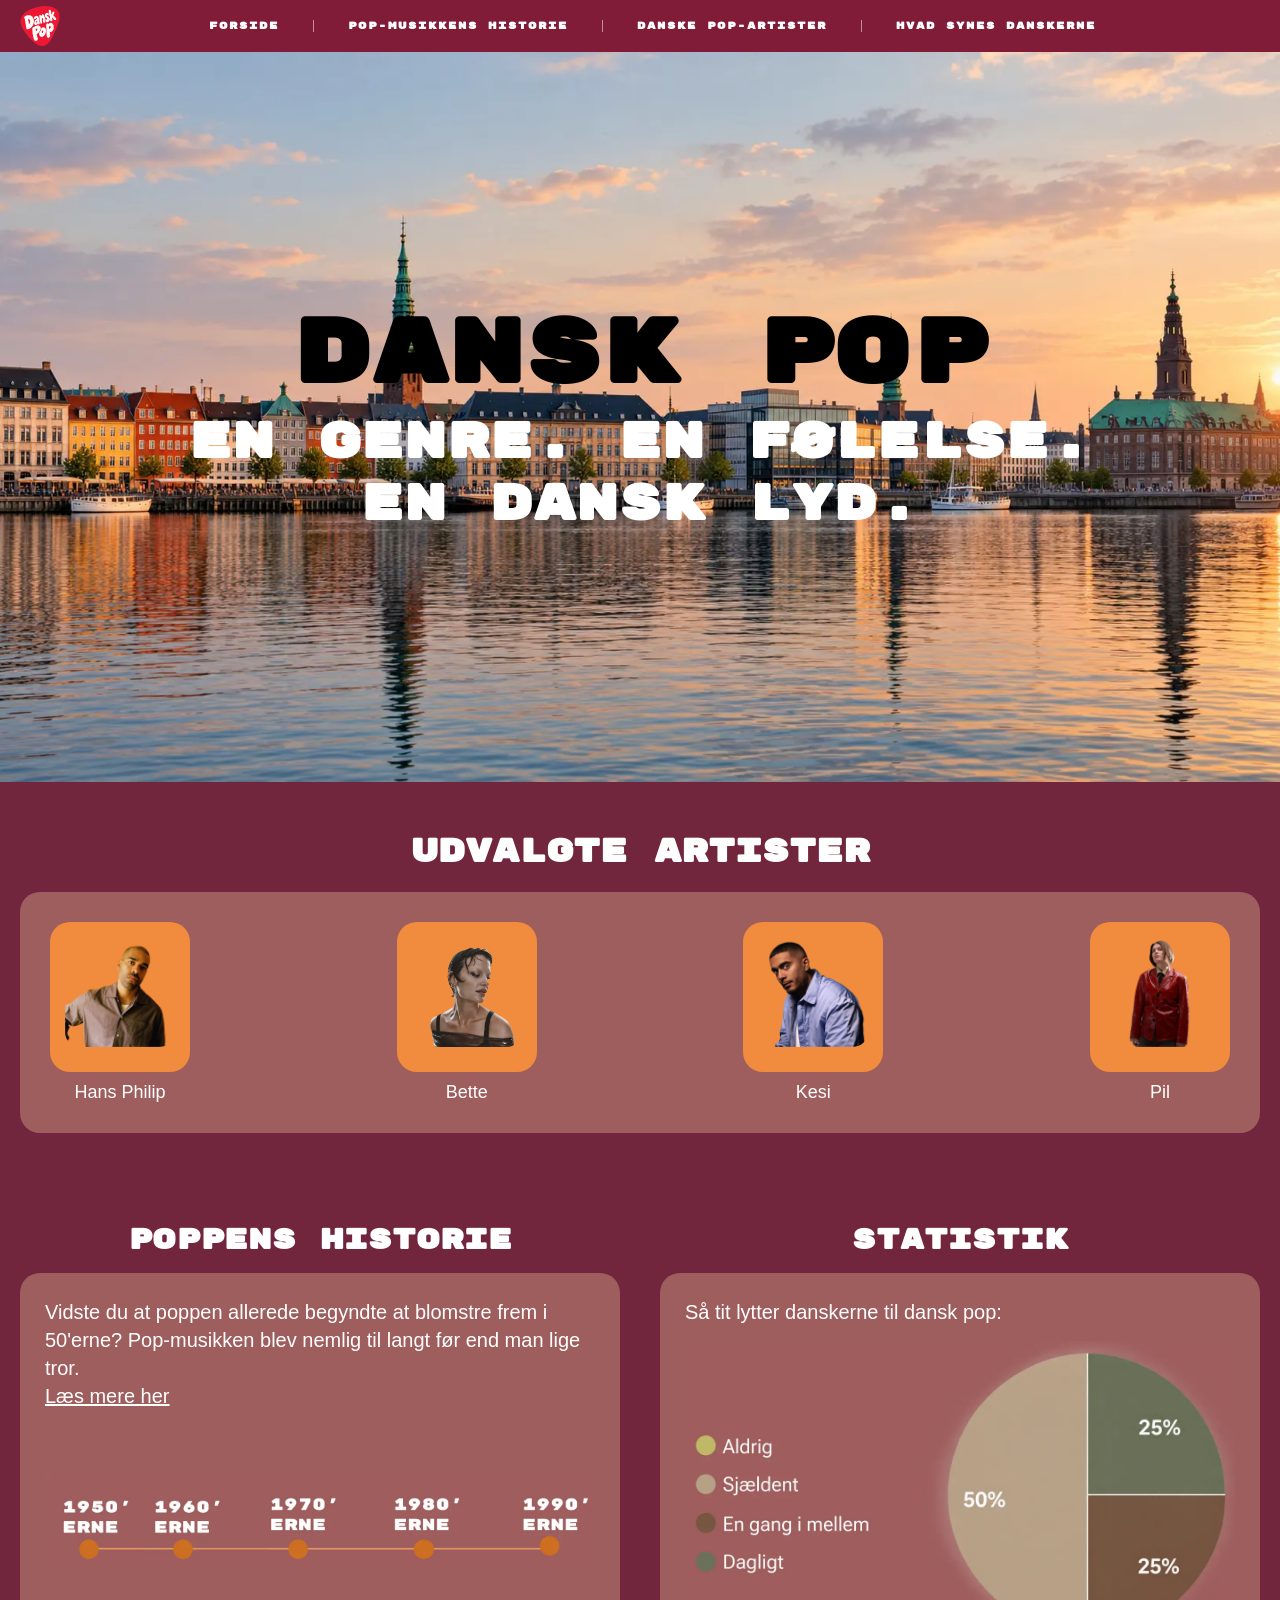
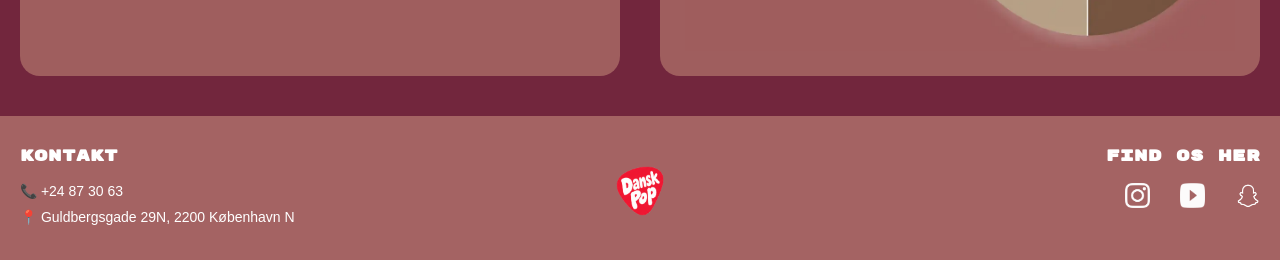
<file: index.html>
<!DOCTYPE html>
<html lang="da">

<head>
    <meta charset="UTF-8">
    <meta name="viewport" content="width=device-width, initial-scale=1.0">
    <title>Dansk pop</title>
    <link rel="icon" href="./imgs/favicon.ico" />

    <!-- Rubik Mono One -->
    <link rel="preconnect" href="https://fonts.googleapis.com">
    <link rel="preconnect" href="https://fonts.gstatic.com" crossorigin>
    <link href="https://fonts.googleapis.com/css2?family=Rubik+Mono+One&display=swap" rel="stylesheet">


    <link rel="stylesheet" href="style.css">
</head>



<body>
    <header class="menu">
        <a href="./index.html" class="logo">
            <img src="./imgs/logo.webp" alt="Dansk Pop">
        </a>

        <!-- Burgermenu -->
        <button class="burger" id="burger" aria-label="Åbn menu" aria-expanded="false" aria-controls="nav-menu">
            <span></span>
            <span></span>
            <span></span>
        </button>

        <nav id="nav-menu">
            <a href="./index.html">FORSIDE</a>
            <a href="./historie.html">POP-MUSIKKENS HISTORIE</a>
            <a href="./pop-artister.html">DANSKE POP-ARTISTER</a>
            <a href="./hvad-synes-danskerne.html">HVAD SYNES DANSKERNE</a>
        </nav>

    </header>

    <script src="menu.js" defer></script>

    <section class="København">
        <div class="København-content">
            <h1>DANSK POP</h1>
            <h2>En genre. En følelse.<br>En dansk lyd.</h2>
        </div>
    </section>

    <section class="artister-sektion">
        <h2>UDVALGTE ARTISTER</h2>
        <div class="artister-boks">

            <a href="pop-artister.html" class="artist-link">
                <div class="artist-kort">
                    <div class="billede-boks">
                        <img src="./imgs/Hans-Philip.png" alt="Hans Philip">
                    </div>
                    <p>Hans Philip</p>
                </div>
            </a>

            <a href="pop-artister.html" class="artist-link">
                <div class="artist-kort">
                    <div class="billede-boks">
                        <img src="./imgs/Bette.png" alt="Bette">
                    </div>
                    <p>Bette</p>
                </div>
            </a>

            <a href="pop-artister.html" class="artist-link">
                <div class="artist-kort">
                    <div class="billede-boks">
                        <img src="./imgs/Kesi.png" alt="Kesi">
                    </div>
                    <p>Kesi</p>
                </div>
            </a>

            <a href="pop-artister.html" class="artist-link">
                <div class="artist-kort">
                    <div class="billede-boks">
                        <img src="./imgs/Pil.png" alt="Pil">
                    </div>
                    <p>Pil</p>
                </div>
            </a>

        </div>
    </section>



    <section class="info-sektion">
        <div class="info-container">

            <div class="info-kort">
                <h2>POPPENS HISTORIE</h2>
                <div class="info-indhold">
                    <p>Vidste du at poppen allerede begyndte at blomstre frem i 50'erne? Pop-musikken blev nemlig til
                        langt før end
                        man lige tror.<br>
                        <a href="./historie.html" class="laes-mere">Læs mere her</a>
                    </p>

                    <div class="tidslinje">
                        <img src="./imgs/Tidslinje.webp" alt="Tidslinje 1950-1990">
                    </div>
                </div>
            </div>


            <div class="info-kort">
                <a href="hvad-synes-danskerne.html" class="info-link">
                    <h2>STATISTIK</h2>
                    <div class="info-indhold">
                        <p class="statistik-tekst">Så tit lytter danskerne til dansk pop:</p>
                        <img src="./imgs/cirkeldiagram.webp" alt="Statistik cirkeldiagram" class="diagram-img">
                    </div>
                </a>
            </div>
        </div>
    </section>



    <footer>
        <div class="footer-container">

            <!-- Venstre side: Kontakt -->
            <div class="footer-kontakt">
                <h3>KONTAKT</h3>
                <p>📞 +24 87 30 63</p>
                <p>📍 Guldbergsgade 29N, 2200 København N</p>
            </div>

            <!-- Midten: Logo -->
            <div class="footer-logo">
                <a href="index.html">
                    <img src="./imgs/logo.webp" alt="Dansk Pop Logo">
                </a>
            </div>

            <!-- Højre side: Sociale medier -->
            <div class="footer-ikoner">
                <h3>FIND OS HER</h3>
                <div class="ikoner">
                    <a href="#"><img src="./imgs/insta.png" alt="Instagram"></a>
                    <a href="#"><img src="./imgs/youtube.png" alt="YouTube"></a>
                    <a href="#"><img src="./imgs/snap.png" alt="Snapchat"></a>
                </div>
            </div>

        </div>
    </footer>

</body>

</html>
</file>
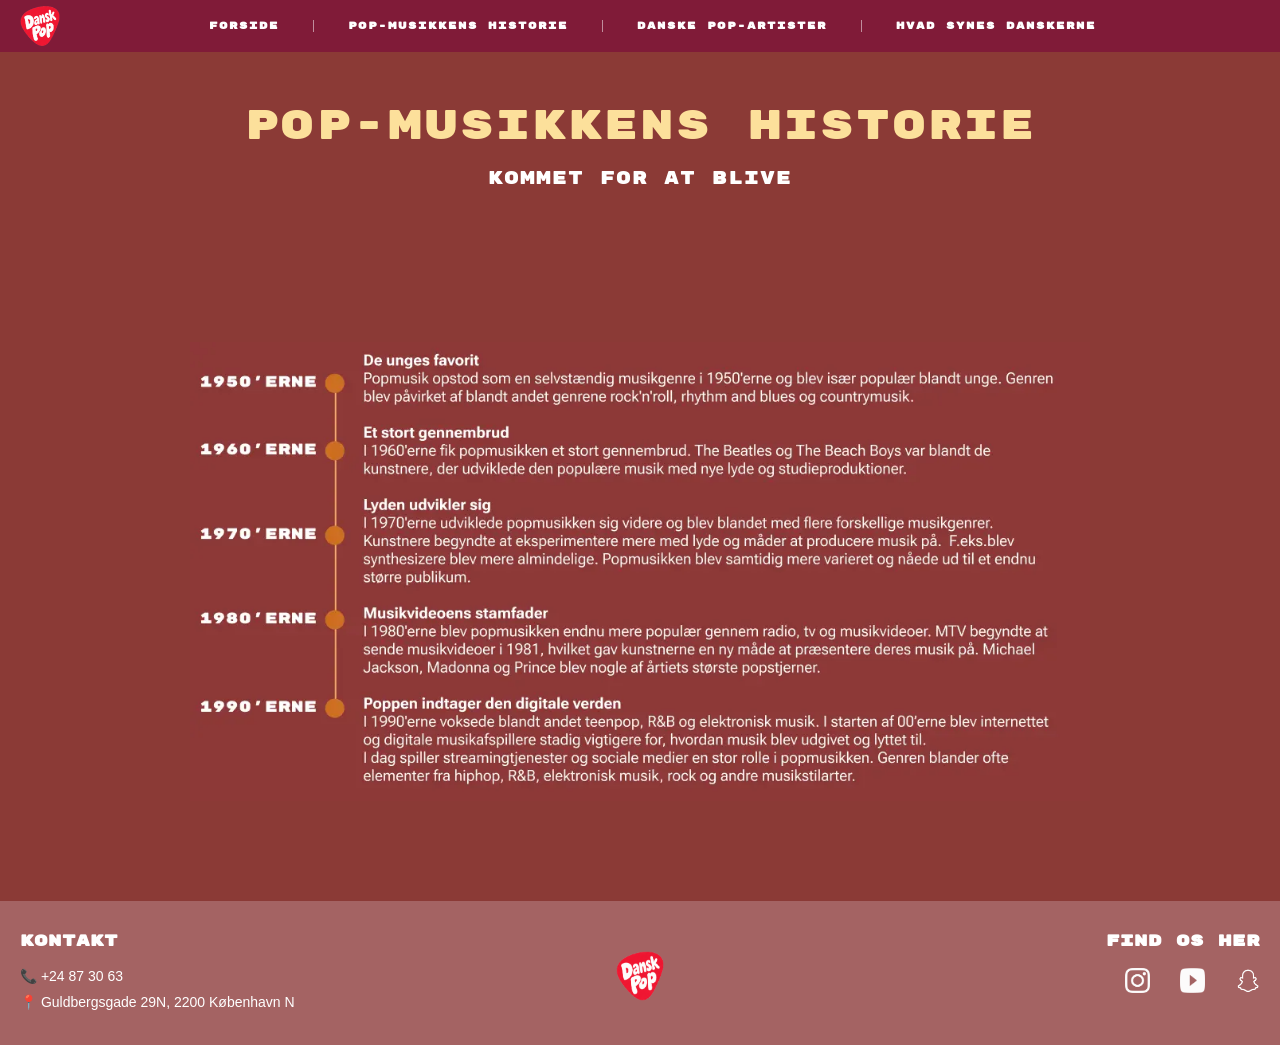
<file: historie.html>
<!DOCTYPE html>
<html lang="da">

<head>
    <meta charset="UTF-8">
    <meta name="viewport" content="width=device-width, initial-scale=1.0">
    <title>Dansk pop</title>
    <link rel="icon" href="./imgs/favicon.ico" />

    <!-- Rubik Mono One -->
    <link rel="preconnect" href="https://fonts.googleapis.com">
    <link rel="preconnect" href="https://fonts.gstatic.com" crossorigin>
    <link href="https://fonts.googleapis.com/css2?family=Rubik+Mono+One&display=swap" rel="stylesheet">


    <link rel="stylesheet" href="style.css">
</head>

<body>
    <header class="menu">
        <a href="./imgs/logo.webp" class="logo">
            <img src="./imgs/logo.webp" alt="Dansk Pop">
        </a>

        <!-- Burgermenu -->
        <button class="burger" id="burger" aria-label="Åbn menu" aria-expanded="false" aria-controls="nav-menu">
            <span></span>
            <span></span>
            <span></span>
        </button>

        <nav id="nav-menu">
            <a href="./index.html">FORSIDE</a>
            <a href="./historie.html">POP-MUSIKKENS HISTORIE</a>
            <a href="./pop-artister.html">DANSKE POP-ARTISTER</a>
            <a href="./hvad-synes-danskerne.html">HVAD SYNES DANSKERNE</a>
        </nav>
    </header>
    <script src="menu.js" defer></script>

    <main class="content-container">
        <h1 class="main-title">POP-MUSIKKENS HISTORIE</h1>
        <h2 class="sub-title">KOMMET FOR AT BLIVE</h2>

        <div class="timeline-wrapper">
            <img src="./imgs/wrap-tidslinje.webp" alt="Tidslinje over pop-musikkens historie" class="timeline-img">
        </div>
    </main>


    <footer>
        <div class="footer-container">

            <!-- Venstre side: Kontakt -->
            <div class="footer-kontakt">
                <h3>KONTAKT</h3>
                <p>📞 +24 87 30 63</p>
                <p>📍 Guldbergsgade 29N, 2200 København N</p>
            </div>

            <!-- Midten: Logo -->
            <div class="footer-logo">
                <a href="index.html">
                    <img src="./imgs/logo.webp" alt="Dansk Pop Logo">
                </a>
            </div>

            <!-- Højre side: Sociale medier -->
            <div class="footer-ikoner">
                <h3>FIND OS HER</h3>
                <div class="ikoner">
                    <a href="#"><img src="./imgs/insta.png" alt="Instagram"></a>
                    <a href="#"><img src="./imgs/youtube.png" alt="YouTube"></a>
                    <a href="#"><img src="./imgs/snap.png" alt="Snapchat"></a>
                </div>
            </div>

        </div>
    </footer>

</body>

</html>
</file>
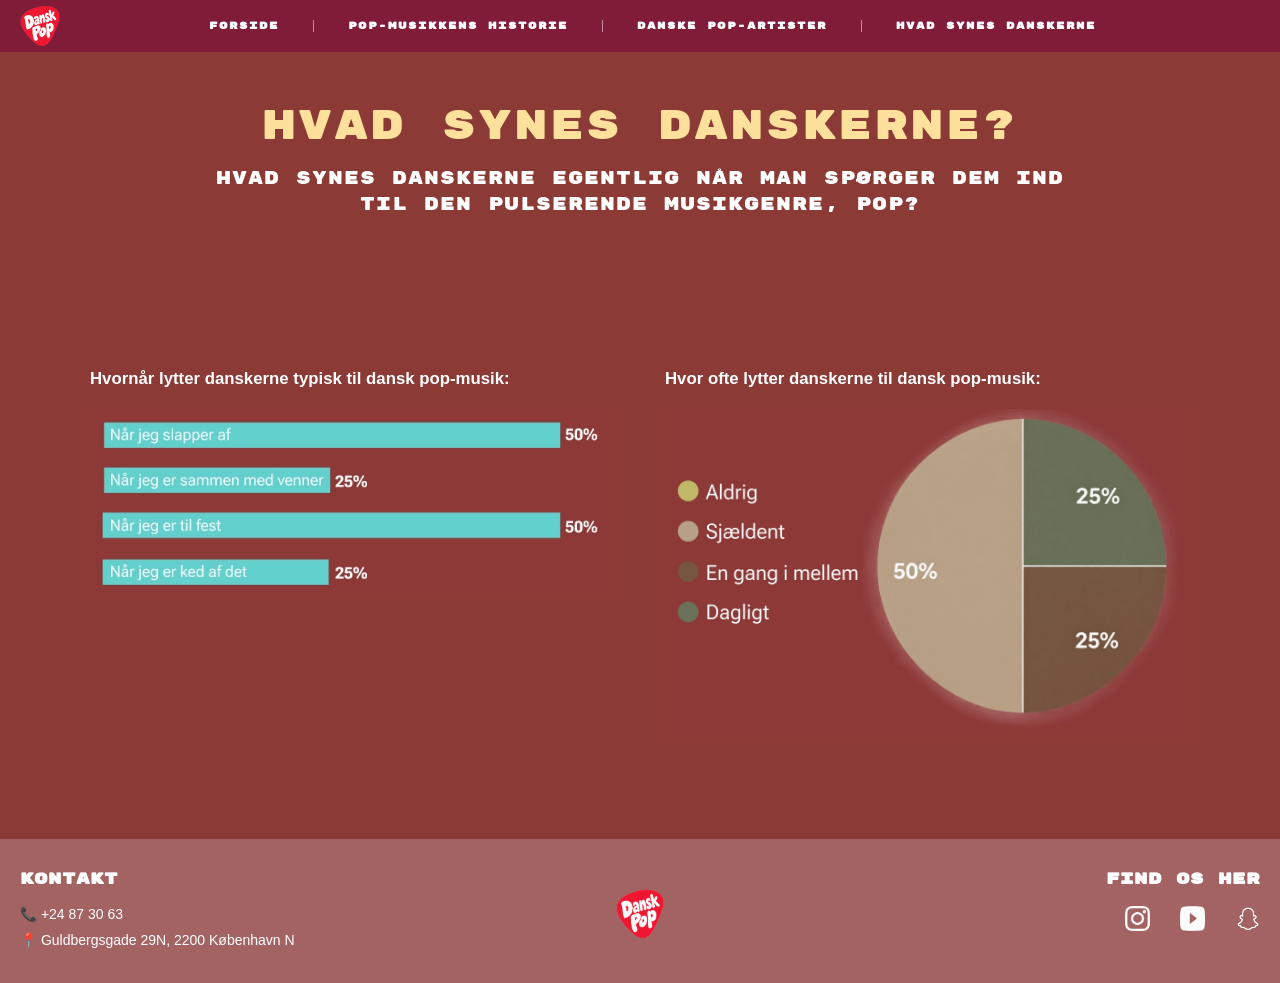
<file: hvad-synes-danskerne.html>
<!DOCTYPE html>
<html lang="da">

<head>
    <meta charset="UTF-8">
    <meta name="viewport" content="width=device-width, initial-scale=1.0">
    <title>Dansk pop</title>
    <link rel="icon" href="./imgs/favicon.ico" />

    <!-- Rubik Mono One -->
    <link rel="preconnect" href="https://fonts.googleapis.com">
    <link rel="preconnect" href="https://fonts.gstatic.com" crossorigin>
    <link href="https://fonts.googleapis.com/css2?family=Rubik+Mono+One&display=swap" rel="stylesheet">


    <link rel="stylesheet" href="style.css">
</head>

<body>
    <header class="menu">
        <a href="./imgs/logo.webp" class="logo">
            <img src="./imgs/logo.webp" alt="Dansk Pop">
        </a>

        <!-- Burgermenu -->
        <button class="burger" id="burger" aria-label="Åbn menu" aria-expanded="false" aria-controls="nav-menu">
            <span></span>
            <span></span>
            <span></span>
        </button>

        <nav id="nav-menu">
            <a href="./index.html">FORSIDE</a>
            <a href="./historie.html">POP-MUSIKKENS HISTORIE</a>
            <a href="./pop-artister.html">DANSKE POP-ARTISTER</a>
            <a href="./hvad-synes-danskerne.html">HVAD SYNES DANSKERNE</a>
        </nav>
    </header>

    <script src="menu.js" defer></script>

    <main class="content-container">
        <!-- Overskrifter -->
        <h1 class="main-title">HVAD SYNES DANSKERNE?</h1>
        <p class="sub-title">HVAD SYNES DANSKERNE EGENTLIG NÅR MAN SPØRGER DEM IND TIL DEN PULSERENDE MUSIKGENRE, POP?
        </p>

        <!-- Statistiksektion med 2 billeder -->
        <div class="stats-grid">

            <!-- Venstre kolonne: Søjlediagram billede -->
            <div class="stat-box">
                <h2 class="chart-title">Hvornår lytter danskerne typisk til dansk pop-musik:</h2>
                <img src="./imgs/pindediagram.webp" alt="Søjlediagram over hvornår danskerne lytter til pop-musik"
                    class="chart-img">
            </div>

            <!-- Højre kolonne: Cirkeldiagram billede -->
            <div class="stat-box">
                <h2 class="chart-title">Hvor ofte lytter danskerne til dansk pop-musik:</h2>
                <img src="./imgs/cirkeldiagram2.webp" alt="Cirkeldiagram over hvor ofte danskerne lytter til pop-musik"
                    class="chart-img">
            </div>

        </div>
    </main>

    <footer>
        <div class="footer-container">

            <!-- Venstre side: Kontakt -->
            <div class="footer-kontakt">
                <h3>KONTAKT</h3>
                <p>📞 +24 87 30 63</p>
                <p>📍 Guldbergsgade 29N, 2200 København N</p>
            </div>

            <!-- Midten: Logo -->
            <div class="footer-logo">
                <a href="index.html">
                    <img src="./imgs/logo.webp" alt="Dansk Pop Logo">
                </a>
            </div>

            <!-- Højre side: Sociale medier -->
            <div class="footer-ikoner">
                <h3>FIND OS HER</h3>
                <div class="ikoner">
                    <a href="#"><img src="./imgs/insta.png" alt="Instagram"></a>
                    <a href="#"><img src="./imgs/youtube.png" alt="YouTube"></a>
                    <a href="#"><img src="./imgs/snap.png" alt="Snapchat"></a>
                </div>
            </div>

        </div>
    </footer>

</body>

</html>
</file>
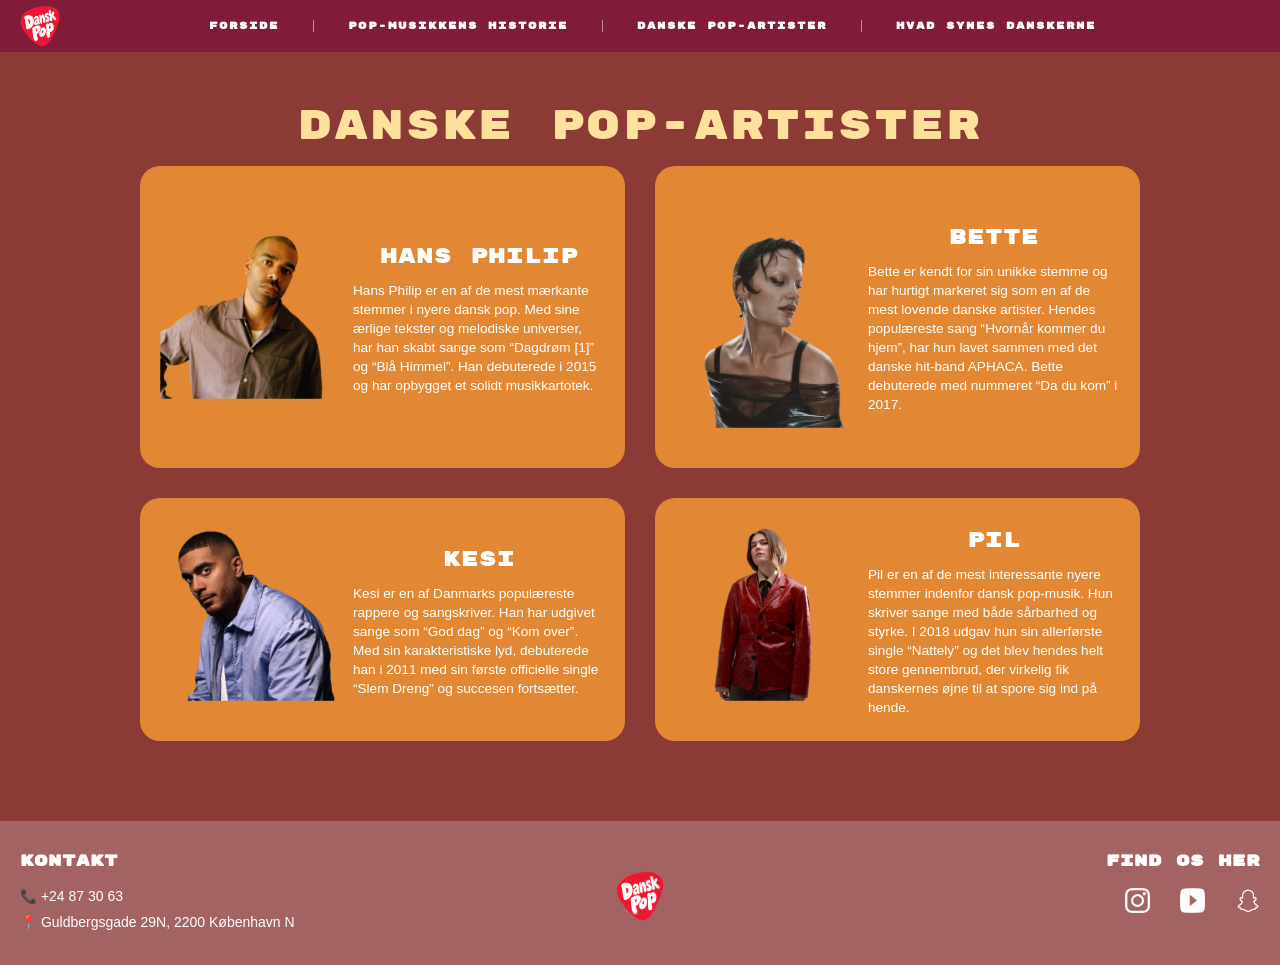
<file: pop-artister.html>
<!DOCTYPE html>
<html lang="da">

<head>
    <meta charset="UTF-8">
    <meta name="viewport" content="width=device-width, initial-scale=1.0">
    <title>Dansk pop</title>
    <link rel="icon" href="./imgs/favicon.ico" />

    <!-- Rubik Mono One -->
    <link rel="preconnect" href="https://fonts.googleapis.com">
    <link rel="preconnect" href="https://fonts.gstatic.com" crossorigin>
    <link href="https://fonts.googleapis.com/css2?family=Rubik+Mono+One&display=swap" rel="stylesheet">


    <link rel="stylesheet" href="style.css">
</head>

<body>
    <header class="menu">
        <a href="./imgs/logo.webp" class="logo">
            <img src="./imgs/logo.webp" alt="Dansk Pop">
        </a>

        <!-- Burgermenu -->
        <button class="burger" id="burger" aria-label="Åbn menu" aria-expanded="false" aria-controls="nav-menu">
            <span></span>
            <span></span>
            <span></span>
        </button>

        <nav id="nav-menu">
            <a href="./index.html">FORSIDE</a>
            <a href="./historie.html">POP-MUSIKKENS HISTORIE</a>
            <a href="./pop-artister.html">DANSKE POP-ARTISTER</a>
            <a href="./hvad-synes-danskerne.html">HVAD SYNES DANSKERNE</a>
        </nav>
    </header>

    <script src="menu.js" defer></script>

    <main class="content-container">
        <h1 class="main-title">DANSKE POP-ARTISTER</h1>

        <div class="artists-grid">

            <!-- Kort 1: Hans Philip -->
            <article class="artist-card">
                <div class="artist-img-wrapper">
                    <img src="./imgs/Hans-Philip.png" alt="Hans Philip" class="artist-img">
                </div>

                <div class="artist-info">
                    <h2 class="artist-name">HANS PHILIP</h2>
                    <p class="artist-bio">
                        Hans Philip er en af de mest mærkante stemmer i nyere dansk pop. Med sine ærlige tekster og
                        melodiske universer, har han skabt sange som “Dagdrøm [1]” og “Blå Himmel”. Han debuterede i
                        2015 og
                        har opbygget et solidt musikkartotek.
                    </p>
                </div>
            </article>

            <!-- Kort 2: Bette -->
            <article class="artist-card">
                <div class="artist-img-wrapper">
                    <img src="./imgs/Bette.png" alt="Bette" class="artist-img">
                </div>

                <div class="artist-info">
                    <h2 class="artist-name">BETTE</h2>
                    <p class="artist-bio">
                        Bette er kendt for sin unikke stemme og har hurtigt markeret sig som en af de mest lovende
                        danske
                        artister. Hendes populæreste sang “Hvornår kommer du hjem”, har hun lavet sammen med det danske
                        hit-band APHACA. Bette debuterede med nummeret “Da du kom” i 2017.
                    </p>
                </div>
            </article>

            <!-- Kort 3: Kesi -->
            <article class="artist-card">
                <div class="artist-img-wrapper">
                    <img src="./imgs/Kesi.png" alt="Kesi" class="artist-img">
                </div>

                <div class="artist-info">
                    <h2 class="artist-name">KESI</h2>
                    <p class="artist-bio">
                        Kesi er en af Danmarks populæreste rappere og sangskriver. Han har udgivet sange som “God dag”
                        og
                        “Kom over”. Med sin karakteristiske lyd, debuterede han i 2011 med sin første officielle single
                        “Slem Dreng” og succesen fortsætter.
                    </p>
                </div>
            </article>

            <!-- Kort 4: Pil -->
            <article class="artist-card">
                <div class="artist-img-wrapper">
                    <img src="./imgs/Pil.png" alt="Pil" class="artist-img">
                </div>

                <div class="artist-info">
                    <h2 class="artist-name">PIL</h2>
                    <p class="artist-bio">
                        Pil er en af de mest interessante nyere stemmer indenfor dansk pop-musik. Hun skriver sange med
                        både
                        sårbarhed og styrke. I 2018 udgav hun sin allerførste single “Nattely” og det blev hendes helt
                        store
                        gennembrud, der virkelig fik danskernes øjne til at spore sig ind på hende.
                    </p>
                </div>
            </article>
        </div>
    </main>


    <footer>
        <div class="footer-container">

            <!-- Venstre side: Kontakt -->
            <div class="footer-kontakt">
                <h3>KONTAKT</h3>
                <p>📞 +24 87 30 63</p>
                <p>📍 Guldbergsgade 29N, 2200 København N</p>
            </div>

            <!-- Midten: Logo -->
            <div class="footer-logo">
                <a href="index.html">
                    <img src="./imgs/logo.webp" alt="Dansk Pop Logo">
                </a>
            </div>

            <!-- Højre side: Sociale medier -->
            <div class="footer-ikoner">
                <h3>FIND OS HER</h3>
                <div class="ikoner">
                    <a href="#"><img src="./imgs/insta.png" alt="Instagram"></a>
                    <a href="#"><img src="./imgs/youtube.png" alt="YouTube"></a>
                    <a href="#"><img src="./imgs/snap.png" alt="Snapchat"></a>
                </div>
            </div>

        </div>
    </footer>

</body>

</html>
</file>
<file: style.css>
* {
  margin: 0;
  padding: 0;
  box-sizing: border-box;
}

img {
  width: 100%;
  height: auto;
  display: block;
  margin-bottom: 20px;
}

body {
  font-family: Arial, sans-serif;
}

/* MENU */

.menu {
  width: 100%;
  height: 52px;
  background-color: #801b38;

  display: flex;
  align-items: center;
  justify-content: center;
  position: relative;

  padding: 0 20px;
}

/* Logo */

.logo img {
  width: 40px;
  height: auto;
  object-fit: contain;
  display: block;
  padding-top: 20px;
  padding-bottom: 0px;
}

.logo {
  position: absolute;
  left: 20px;
  top: 50%;
  transform: translateY(-50%);
  display: flex;
  align-items: center;
}

/* Menu */

nav {
  display: flex;
  align-items: center;
  justify-content: center;
  height: 100%;
  margin-left: 25px;
}

nav a {
  color: white;
  text-decoration: none;

  font-family: "Rubik Mono One", sans-serif;
  font-size: 10px;
  font-weight: bold;
  letter-spacing: 1px;

  padding: 0 34px;
}

/* Lodrette streger mellem menupunkterne */

nav a + a {
  border-left: 1px solid rgba(255, 255, 255, 0.5);
}

/********************** FORSIDE **************************/

/* Baggrundsbilledet på forsiden */
.København {
  background-image: url(./imgs/København.webp);
  background-size: cover;
  background-position: center;
  height: 730px;

  display: flex;
  flex-direction: column;
  justify-content: center;
  align-items: center;
  text-align: center;
}

.København h1 {
  font-family: "Rubik Mono One", sans-serif;
  font-size: 90px;
  color: black;
  font-weight: 900;
}

.København h2 {
  font-family: "Rubik Mono One", sans-serif;
  font-size: 50px;
  color: white;
  font-weight: bold;
}

/* Udvalgte artister-afnsit */
.artister-sektion {
  background-color: #72263d;
  padding: 50px 20px;
  text-align: center;
}

.artister-sektion h2 {
  font-family: "Rubik Mono One", sans-serif;
  color: white;
  font-size: 32px;
  margin-bottom: 20px;
  text-transform: uppercase;
}

.artister-boks {
  background-color: #9f5e5e;
  border-radius: 20px;
  padding: 30px;
  max-width: 1300px;
  margin: 0 auto;

  display: flex;
  justify-content: space-between;
  gap: 30px;
}

.artist-kort {
  display: flex;
  flex-direction: column;
  align-items: center;
}

.artist-kort img {
  width: 130px;
  height: 130px;
  object-fit: cover;
  border-radius: 20px;
  margin-bottom: 10px;
}

.artist-kort p {
  color: white;
  font-size: 18px;
  margin: 0;
}

.billede-boks {
  background-color: #f18c3e;
  border-radius: 20px;
  padding: 15px;
  margin-bottom: 10px;
  display: flex;
  justify-content: center;
  align-items: center;
}

.billede-boks img {
  width: 110px;
  height: 110px;
  object-fit: cover;
  border-radius: 15px;
  display: block;
}

.artist-kort p {
  color: white;
  font-size: 18px;
  margin: 0;
}

/* Styling for klikbare artist-kort */
.artist-link {
  text-decoration: none; /* Fjerner understregning */
  color: inherit; /* Beholder tekstens oprindelige farve */
  display: block; /* Gør at hele kortet er klikbart */
}

/* Poppens historie og statistik */
.info-sektion {
  background-color: #72263d;
  padding: 40px 20px;
}

@media (max-width: 768px) {
  .artister-boks {
    flex-direction: column; /* Viser artisterne under hinanden på mobil */
    align-items: center;
  }
}

.info-container {
  display: flex;
  flex-direction: row;
  justify-content: space-between;
  align-items: stretch;
  gap: 40px;
  max-width: 1300px;
  margin: 0 auto;
  width: 100%;
}

.info-kort {
  flex: 1;
  width: 50%;
  display: flex;
  flex-direction: column;
}

/* Overskrifterne "Poppens historie" og "Statistik" */
.info-kort h2 {
  font-family: "Rubik Mono One", sans-serif;
  color: white;
  font-size: 28px;
  margin-bottom: 15px;
  text-transform: uppercase;
  text-align: center;
}

.info-indhold {
  background-color: #9f5e5e;
  border-radius: 20px;
  padding: 25px;
  width: 100%;
  height: 100%;
  box-sizing: border-box;
  color: white;
  display: flex;
  flex-direction: column;
  justify-content: flex-start;
  gap: 15px;
}

/* Teksten inde i boksene */
.info-indhold p {
  font-size: 20px;
  line-height: 1.4;
  margin-bottom: 0;
}

/* "Læs mere her" linket */
.laes-mere {
  color: white;
  text-decoration: underline;
}

/* Tidslinje og diagram billeder */
.tidslinje img,
.diagram-img {
  max-width: 100%;
  height: auto;
  display: block;
  margin: 0 auto;
}

.tidslinje img {
  margin-top: 50px;
}

/* Footeren */
footer {
  background-color: #a46363;
  padding: 30px 20px;
  color: white;
}

.footer-container {
  max-width: 1300px;
  margin: 0 auto;
  display: flex;
  justify-content: space-between;
  align-items: flex-start;
}

/* De 3 lige store kolonner */
.footer-kontakt,
.footer-logo,
.footer-ikoner {
  flex: 1;
  display: flex;
  flex-direction: column;
}

/* Overskrifter */
.footer-kontakt h3,
.footer-ikoner h3 {
  font-family: "Rubik Mono One", sans-serif;
  font-size: 16px;
  margin: 0 0 12px 0;
  text-transform: uppercase;
}

/* Venstre side */
.footer-kontakt {
  align-items: flex-start;
}

.footer-kontakt p {
  font-size: 14px;
  margin: 5px 0;
}

/* Midten: Logo */
.footer-logo {
  align-items: center;
  justify-content: center;
}

.footer-logo img {
  height: 50px;
  width: auto;
  transform: translateY(20px);
}

/* Højre side: Højrestiller boksen */
.footer-ikoner {
  align-items: flex-end;
}

/* Rækken med de 3 ikoner */
.ikoner {
  display: flex;
  flex-direction: row;
  justify-content: center;
  align-items: center;
  gap: 30px; /* Stor og flot afstand mellem ikonerne */
  margin-top: 5px;
}

.ikoner a {
  display: flex;
  line-height: 0;
}

.ikoner img {
  width: 25px;
  height: 25px;
  display: block;
}

/********************** HISTORIE **************************/
.content-container {
  background-color: #8b3a36; /* Rødbrun baggrundsfarve */
  color: #fff;
  text-align: center;
  padding: 50px 20px;
}

/* Overskrifter */
.main-title {
  color: #fce09b; /* Lys gulelighvid farve til overskriften */
  font-family: "Rubik Mono One", sans-serif;
  font-size: 2.8rem;
  font-weight: 900;
  letter-spacing: 2px;
  margin-bottom: 10px;
}

.sub-title {
  color: #fff;
  font-family: "Rubik Mono One", sans-serif;
  font-size: 1.5rem;
  font-weight: 800;
  letter-spacing: 2px;
  margin-top: 0;
  margin-bottom: 40px;
}

/* Billedets placering og størrelse */
.timeline-wrapper {
  max-width: 900px; /* Tilpas maksimal bredde efter ønske */
  margin: 0 auto;
}

.timeline-img {
  width: 100%;
  height: auto;
  display: block;
}

/********************** POP-ARTISTER **************************/

.content-container {
  background-color: #8b3a36;
  color: #fff;
  padding: 50px 20px;
  text-align: center;
}

/* Sidens overskrift */
.main-title {
  font-family: "Rubik Mono One", sans-serif;
  color: #fce09b;
  font-size: 2.5rem;
  letter-spacing: 2px;
  margin-bottom: 40px;
  font-weight: normal;
}

/* Grid layout til de 4 kort (2x2) */
.artists-grid {
  display: grid;
  grid-template-columns: repeat(2, 1fr);
  gap: 30px;
  max-width: 1000px;
  margin: 0 auto;
}

/* De orange artistkort */
.artist-card {
  background-color: #e28835; /* Orange baggrundsfarve */
  border-radius: 20px;
  padding: 25px 20px 20px 20px;
  display: flex;
  align-items: center;
  overflow: hidden;
  position: relative;
}

/* Billedets container til venstre i kortet */
.artist-img-wrapper {
  width: 40%;
  flex-shrink: 0;
  display: flex;
  justify-content: center;
  align-items: flex-end;
}

.artist-img {
  width: 100%;
  height: auto;
  display: block;
  object-fit: contain;
}

/* Tekst-sektionen til højre i kortet */
.artist-info {
  width: 60%;
  padding-left: 15px;
  text-align: left;
}

.artist-name {
  font-family: "Rubik Mono One", sans-serif;
  color: #fff;
  font-size: 1.3rem;
  margin: 0 0 12px 0;
  text-align: center;
  font-weight: normal;
}

.artist-bio {
  font-family: sans-serif;
  color: #fff;
  font-size: 0.85rem;
  line-height: 1.4;
  margin: 0;
}

/* Responsivt layout til mindre skærme */
@media (max-width: 768px) {
  .artists-grid {
    grid-template-columns: 1fr;
  }
}

/**********************HVAD SYNES DANSKERNE?**************************/

/* Container og overskrifter */
.content-container {
  background-color: #8b3a36;
  color: #fff;
  padding: 50px 20px 80px 20px;
  text-align: center;
}

.main-title {
  font-family: "Rubik Mono One", sans-serif;
  color: #fce09b;
  font-size: 2.5rem;
  letter-spacing: 2px;
  margin-bottom: 15px;
  font-weight: normal;
}

.sub-title {
  font-family: "Rubik Mono One", sans-serif;
  color: #fff;
  font-size: 1.1rem;
  letter-spacing: 1px;
  max-width: 900px;
  margin: 0 auto 60px auto;
  line-height: 1.5;
  font-weight: normal;
  margin-bottom: 150px;
}

/* 2-kolonne gitter til diagrammerne */
.stats-grid {
  display: grid;
  grid-template-columns: 1fr 1fr;
  gap: 50px;
  max-width: 1100px;
  margin: 0 auto;
  align-items: start;
}

.stat-box {
  text-align: left;
}

.chart-title {
  font-family: sans-serif;
  font-size: 1.05rem;
  font-weight: bold;
  margin-bottom: 20px;
  color: #fff;
}

/* Billedernes tilpasning */
.chart-img {
  width: 100%;
  height: auto;
  display: block;
  margin-top: 20px;
}

/* Gør hele info-kortet klikbart uden stilændringer */
.info-link {
  text-decoration: none; /* Fjerner understregning af teksten */
  color: inherit; /* Beholder tekstens oprindelige farver */
  display: flex;
  flex-direction: column;
  height: 100%; /* Sikrer at klik-området dækker hele boksen */
}

/* Responsivt design til mobil */
@media (max-width: 768px) {
  .stats-grid {
    grid-template-columns: 1fr;
    gap: 40px;
  }
}

/* Burgermenu - skjult på desktop */
.burger {
  display: none;
  background: none;
  border: none;
  cursor: pointer;
  padding: 8px;
}

/* De tre hvide streger */
.burger span {
  display: block;
  width: 28px;
  height: 3px;
  margin: 5px 0;
  background-color: white;
  border-radius: 3px;
}

/* Mobilvisning */
@media screen and (max-width: 768px) {
  header.menu {
    display: flex !important;
    justify-content: space-between !important;
    align-items: center !important;
    position: relative !important;
    padding: 10px 20px;
  }

  /* Vis burgerikonet */
  .burger {
    display: block !important;
    position: relative !important;
    z-index: 9999 !important;
    margin-left: auto !important;
  }

  /* Menuen er lukket som standard */
  header.menu nav {
    display: none;
    position: absolute !important;
    top: 100% !important; /* Lægger sig LIGE under headeren */
    left: 0 !important;
    right: 0 !important;
    width: 100% !important;
    background-color: #87172f !important; /* Dækkende rød baggrund */
    flex-direction: column !important;
    align-items: center !important;
    padding: 0 !important;
    margin: 0 !important;
    box-shadow: 0 8px 16px rgba(0, 0, 0, 0.3);
    z-index: 1000 !important;
  }

  /* Menuen åbnes ved klik */
  header.menu nav.open {
    display: flex !important;
  }

  /* Menupunkterne */
  header.menu nav a {
    display: block !important;
    width: 100% !important;
    box-sizing: border-box !important;
    padding: 15px 0 !important;
    text-align: center !important;
    color: white !important;
    text-decoration: none !important;
    border-top: 1px solid rgba(255, 255, 255, 0.2) !important;
    background: transparent !important;
    margin: 0 !important;
  }
}

/********************** M O B I L E S I T E **************************/

/********************** INDEX **************************/
@media screen and (max-width: 768px) {
  /* 1. Tilpas overskrifter på forsiden så de ikke sprænger skærmen */
  .København {
    height: auto;
    padding: 60px 20px;
  }

  .København h1 {
    font-size: 42px; /* Tilpasset mobilbredde */
    line-height: 1.1;
  }

  .København h2 {
    font-size: 22px;
    margin-top: 15px;
  }

  /* 2. Udvalgte Artister: Lad kortene pakke pænt under hinanden eller scrolle */
  .artister-boks {
    flex-direction: column; /* Lægger artistkortene under hinanden */
    align-items: center;
    gap: 25px;
    padding: 20px 15px;
  }

  .artist-kort {
    width: 100%;
    max-width: 280px; /* Sikrer pæn størrelse på mobil */
  }

  /* 3. Poppens historie & Statistik: Lægges under hinanden med 100% bredde */
  .info-container {
    flex-direction: column; /* Stakkes vertikalt */
    gap: 30px;
  }

  .info-kort {
    width: 100%; /* Fylder hele bredden på mobil */
  }

  .info-kort h2 {
    font-size: 22px;
  }

  .info-indhold p {
    font-size: 16px;
  }

  /* 4. Footeren lægges også pænt vertikalt på mobil */
  .footer-container {
    flex-direction: column;
    align-items: center;
    text-align: center;
    gap: 30px;
  }

  .footer-kontakt {
    align-items: center;
  }

  .footer-ikoner {
    align-items: center;
  }

  .footer-logo img {
    transform: none; /* Fjerner forskydning på mobil */
  }
}
/********************** HISTORIE **************************/

/********************** ARTISTER **************************/

/********************** HVAD SYNES DANSKERNE **************************/
</file>
